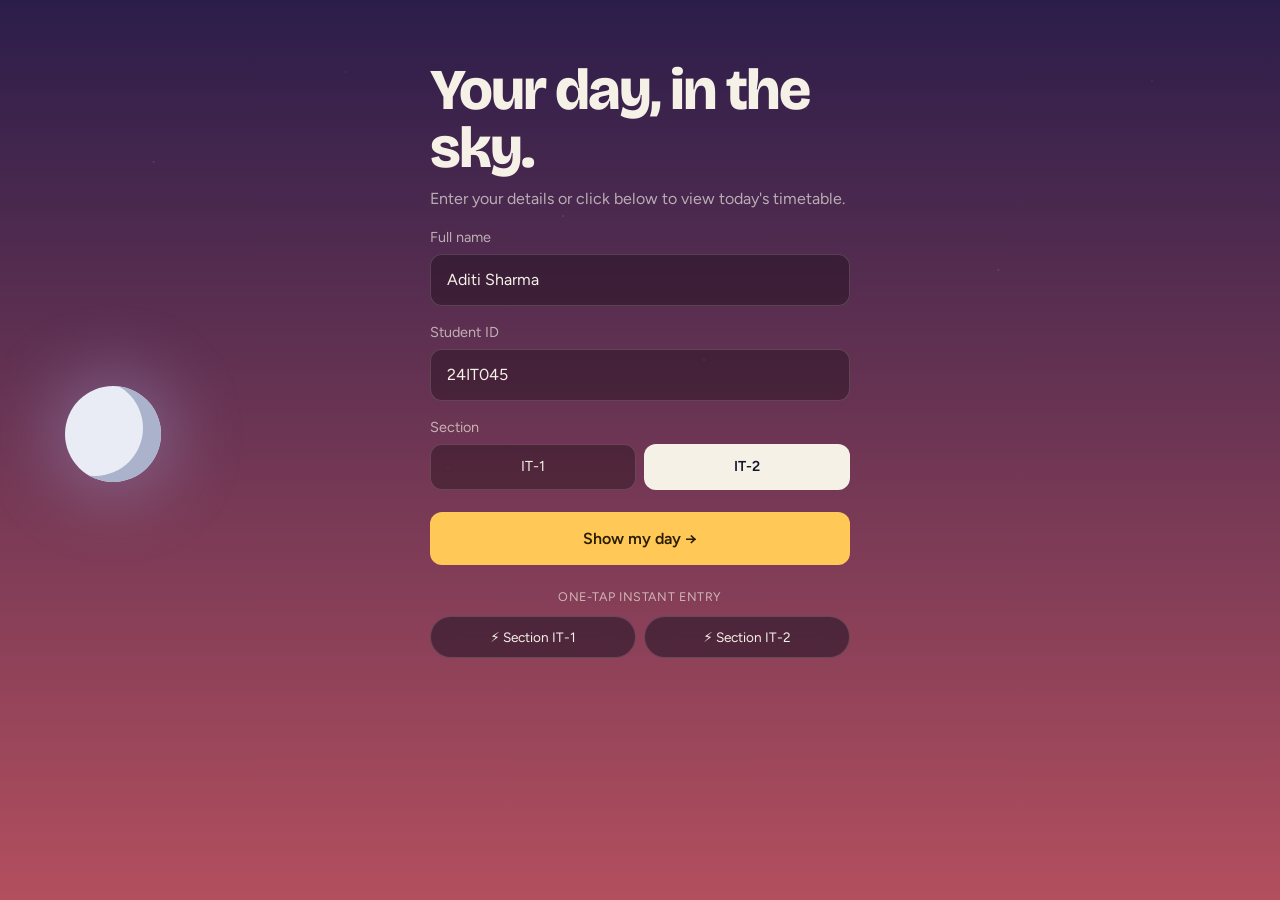
<file: index.html>
<!DOCTYPE html>
<html lang="en">
<head>
<meta charset="UTF-8">
<meta name="viewport" content="width=device-width, initial-scale=1, viewport-fit=cover">
<title>IT 2nd Year · NextGen Hub</title>
<link rel="preconnect" href="https://fonts.googleapis.com">
<link rel="preconnect" href="https://fonts.gstatic.com" crossorigin>
<link href="https://fonts.googleapis.com/css2?family=Bricolage+Grotesque:opsz,wght@12..96,500;12..96,800&family=Figtree:wght@400;500;600&display=swap" rel="stylesheet">
<style>
:root{--ink:#f6f1e7;--dim:rgba(246,241,231,.66);--glass:rgba(8,10,28,.46);--line:rgba(246,241,231,.16);--amber:#ffc857;--bad:#ff8a8a;color-scheme:dark;box-sizing:border-box;padding-top:env(safe-area-inset-top,0px);padding-bottom:env(safe-area-inset-bottom,0px)}
*,*::before,*::after{box-sizing:inherit}
html{scroll-padding-top:env(safe-area-inset-top,0px);background:#0b1026}
body{margin:0;min-height:100vh;font:400 1rem/1.5 Figtree,system-ui,sans-serif;color:var(--ink);overflow-x:hidden}
button,input,textarea{font:inherit;color:inherit}
button{cursor:pointer}
:focus-visible{outline:2px solid var(--amber);outline-offset:2px}
[hidden]{display:none!important}
.sky{position:fixed;inset:0;z-index:-1;overflow:hidden}
.sky::after{content:"";position:absolute;inset:0;opacity:var(--stars,0);background:
radial-gradient(1.5px 1.5px at 12% 18%,#fff,transparent),radial-gradient(1px 1px at 27% 8%,#fff,transparent),radial-gradient(1.5px 1.5px at 44% 24%,#fff,transparent),radial-gradient(1px 1px at 63% 12%,#fff,transparent),radial-gradient(1.5px 1.5px at 78% 30%,#fff,transparent),radial-gradient(1px 1px at 90% 9%,#fff,transparent),radial-gradient(1px 1px at 8% 46%,#fff,transparent),radial-gradient(1.5px 1.5px at 55% 40%,#fff,transparent),radial-gradient(1px 1px at 35% 52%,#fff,transparent)}
.orb{position:absolute;width:150px;height:150px;border-radius:50%;transform:translate(-50%,0);transition:left 1s,top 1s}
.orb.sun{background:radial-gradient(circle,#fff3c4 0 28%,#ffc857 48%,rgba(255,200,87,.35) 62%,transparent 72%)}
.orb.moon{width:96px;height:96px;background:#e9ecf5;box-shadow:inset -18px -6px 0 0 #aab2cc,0 0 70px 14px rgba(180,195,255,.3)}
.top{display:flex;justify-content:space-between;align-items:center;padding:1rem clamp(1rem,5vw,2.5rem)}
.who{font-weight:600}.who small{display:block;font-weight:400;color:var(--dim)}
.ghost{background:var(--glass);border:1px solid var(--line);border-radius:99px;padding:.45rem 1rem;backdrop-filter:blur(12px)}
main{max-width:860px;margin:0 auto;padding:0 clamp(1rem,5vw,2rem) 8rem}
.big{font:800 clamp(2.3rem,8vw,5.2rem)/.98 "Bricolage Grotesque",sans-serif;letter-spacing:-.035em;margin:.3rem 0 .8rem;text-shadow:0 2px 24px rgba(0,0,0,.35)}
.hero{padding:min(22vh,9rem) 0 2rem;text-shadow:0 1px 12px rgba(0,0,0,.4)}
.hero .when{color:var(--dim);font-weight:500}
.hero .sub{font-size:1.1rem;color:var(--ink)}
.bar{height:6px;border-radius:9px;background:var(--line);margin-top:1.2rem;overflow:hidden;max-width:420px}
.bar i{display:block;height:100%;background:var(--amber);border-radius:9px}
.strip{display:flex;gap:.5rem;overflow-x:auto;padding:.3rem 0 1rem;scrollbar-width:none}
.strip::-webkit-scrollbar{display:none}
.chip{flex:none;background:var(--glass);border:1px solid var(--line);border-radius:99px;padding:.5rem 1rem;backdrop-filter:blur(12px);color:var(--dim)}
.chip[aria-pressed=true]{background:var(--ink);color:#12142b;font-weight:600;border-color:var(--ink)}
.chip.today::after{content:"";display:inline-block;width:6px;height:6px;border-radius:50%;background:var(--amber);margin-left:.45rem;vertical-align:middle}
h2.dayh{font:500 1.1rem "Bricolage Grotesque",sans-serif;margin:1.6rem 0 .6rem;color:var(--dim)}
.row{display:grid;grid-template-columns:7.5rem 1fr;gap:1rem;margin-bottom:.75rem;align-items:stretch}
.row time{color:var(--dim);font-size:.9rem;padding-top:1rem;text-align:right}
.card{background:var(--glass);border:1px solid var(--line);border-left:5px solid var(--c);border-radius:14px;padding:.9rem 1.1rem;backdrop-filter:blur(14px)}
.card b{font-weight:600;display:block}
.card span{color:var(--dim);font-size:.9rem}
.card em{font-style:normal;float:right;margin-left:.8rem;font-weight:600;color:var(--c)}
.row.done{opacity:.45}
.row.live .card{box-shadow:0 0 0 1px var(--c),0 0 36px -4px var(--c);background:rgba(8,10,28,.68)}
.empty{color:var(--dim);padding:2rem 0}
.panel{background:var(--glass);border:1px solid var(--line);border-radius:18px;padding:1.2rem;backdrop-filter:blur(14px)}
.chat{display:flex;flex-direction:column;gap:.7rem;padding:7rem 0 1rem}
.msg{max-width:86%;padding:.7rem 1rem;border-radius:16px;white-space:pre-wrap;background:var(--glass);border:1px solid var(--line);backdrop-filter:blur(14px)}
.msg.me{align-self:flex-end;background:var(--ink);color:#12142b;border-color:var(--ink)}
.ask{display:flex;gap:.5rem;margin-top:.5rem}
.in{width:100%;background:rgba(0,0,0,.3);border:1px solid var(--line);border-radius:12px;padding:.8rem 1rem}
.go{background:var(--amber);color:#2a1d00;border:0;border-radius:12px;padding:.7rem 1.2rem;font-weight:600}
.next{padding:min(20vh,7rem) 0 1.5rem}
.hrow{display:flex;gap:1rem;align-items:center;padding:.8rem 0;border-bottom:1px solid var(--line)}
.hrow.past{opacity:.4;text-decoration:line-through}
.hrow>span:first-child{font-size:1.6rem}.hrow div{flex:1}.hrow small{display:block;color:var(--dim)}
.notes{display:grid;gap:.8rem;margin-top:1rem}
@media(min-width:640px){.notes{grid-template-columns:1fr 1fr}}
.note{display:flex;flex-direction:column;justify-content:space-between;gap:1rem;white-space:pre-wrap}
.note small{color:var(--dim)}
.del{background:none;border:1px solid var(--line);border-radius:8px;color:var(--bad);padding:.2rem .6rem;float:right}
.auth{min-height:80vh;display:grid;place-items:center;padding:1rem}
.auth form{width:min(420px,100%)}
.auth h1{font:800 clamp(2.4rem,9vw,3.6rem)/1 "Bricolage Grotesque",sans-serif;letter-spacing:-.035em;margin:0 0 .6rem}
.auth label{display:block;margin:1rem 0 .35rem;color:var(--dim);font-size:.9rem}
.seg{display:flex;gap:.5rem}
.seg label{flex:1;margin:0;text-align:center;padding:.7rem;border:1px solid var(--line);border-radius:12px;background:rgba(0,0,0,.3);cursor:pointer;color:var(--ink)}
.seg input{position:absolute;opacity:0}
.seg label:has(input:checked){background:var(--ink);color:#12142b;font-weight:600}
.seg label:has(input:focus-visible){outline:2px solid var(--amber)}
.err{color:var(--bad);margin:.6rem 0 0}
.auth .go{width:100%;margin-top:1.4rem;padding:.9rem}
.dock{position:fixed;left:50%;bottom:calc(14px + env(safe-area-inset-bottom,0px));transform:translateX(-50%);display:flex;gap:.2rem;padding:.35rem;background:rgba(8,10,28,.72);border:1px solid var(--line);border-radius:99px;backdrop-filter:blur(18px);z-index:5}
.dock button{background:none;border:0;border-radius:99px;padding:.6rem 1.05rem;color:var(--dim)}
.dock button[aria-current=page]{background:var(--ink);color:#12142b;font-weight:600}
.toast{position:fixed;top:calc(16px + env(safe-area-inset-top,0px));left:50%;transform:translate(-50%,-90px);background:var(--ink);color:#12142b;padding:.6rem 1.1rem;border-radius:99px;font-weight:600;transition:transform .3s;z-index:9}
.toast.on{transform:translate(-50%,0)}
@media(max-width:520px){.row{grid-template-columns:1fr;gap:.2rem}.row time{text-align:left;padding:0}}
@media(prefers-reduced-motion:reduce){.orb,.toast{transition:none}}

/* ---- attendance styles (Date-specific calendar & Subject-level) ---- */
.att-hero{padding:min(18vh,6rem) 0 1.2rem}
.att-summary{display:grid;grid-template-columns:repeat(auto-fit,minmax(180px,1fr));gap:.8rem;margin:1rem 0 1.2rem}
.att-stat{background:rgba(0,0,0,.25);border:1px solid var(--line);border-radius:14px;padding:.9rem 1.1rem}
.att-stat small{display:block;color:var(--dim);font-size:.8rem;margin-bottom:.2rem}
.att-stat b{font:800 1.6rem "Bricolage Grotesque",sans-serif;color:var(--ink)}
.att-stat.good b{color:#4ade80}
.att-stat.warn b{color:var(--bad)}

.att-mode-toggle{display:inline-flex;gap:.35rem;background:rgba(0,0,0,.35);padding:.3rem;border-radius:99px;border:1px solid var(--line);margin-bottom:1.2rem}
.att-mode-btn{background:none;border:0;border-radius:99px;padding:.45rem 1.15rem;color:var(--dim);font-size:.88rem;font-weight:500;cursor:pointer;transition:all .2s}
.att-mode-btn.active{background:var(--ink);color:#12142b;font-weight:600}

/* Calendar Date Selector Bar */
.att-date-bar{display:flex;align-items:center;justify-content:space-between;gap:.8rem;background:var(--glass);border:1px solid var(--line);border-radius:16px;padding:.75rem 1.1rem;margin-bottom:1.5rem;backdrop-filter:blur(14px);flex-wrap:wrap}
.att-date-nav{display:flex;align-items:center;gap:.6rem}
.btn-date-step{background:rgba(255,255,255,.06);border:1px solid var(--line);color:var(--ink);width:34px;height:34px;border-radius:50%;display:flex;align-items:center;justify-content:center;cursor:pointer;font-size:1.1rem;transition:all .15s}
.btn-date-step:hover{background:rgba(255,255,255,.15);border-color:var(--ink)}
.att-date-display{display:flex;align-items:center;gap:.5rem;position:relative}
.att-date-input{position:absolute;opacity:0;pointer-events:none;width:0;height:0}
.att-date-label{font-size:1.05rem;font-weight:600;color:var(--ink);cursor:pointer;display:inline-flex;align-items:center;gap:.4rem}
.att-date-label:hover{color:var(--amber)}
.att-holiday-tag{font-size:.78rem;padding:.2rem .55rem;background:rgba(255,200,87,.15);color:var(--amber);border:1px solid rgba(255,200,87,.3);border-radius:6px}

.att-card{display:flex;justify-content:space-between;align-items:center;gap:1.25rem;flex-wrap:wrap;padding:1.15rem 1.3rem;position:relative;margin-bottom:1rem;background:var(--glass);border:1px solid var(--line);border-radius:16px;backdrop-filter:blur(14px);transition:border-color .2s,box-shadow .2s}
.att-card.marked-p{border-color:rgba(74,222,128,.4);box-shadow:0 0 20px -6px rgba(74,222,128,.15)}
.att-card.marked-a{border-color:rgba(255,138,138,.4);box-shadow:0 0 20px -6px rgba(255,138,138,.15)}

.att-info{flex:1;min-width:240px}
.att-meta{font-size:.82rem;color:var(--dim);margin-bottom:.25rem;display:flex;align-items:center;gap:.6rem;flex-wrap:wrap}
.att-meta span{color:var(--amber);font-weight:600}
.att-name-row{display:flex;align-items:center;gap:.6rem;flex-wrap:wrap;margin-bottom:.35rem}
.att-title{font-size:1.15rem;font-weight:600;color:var(--ink)}
.att-badge{font-size:.75rem;padding:.2rem .65rem;border-radius:99px;font-weight:600;font-family:inherit}
.att-badge.safe{background:rgba(74,222,128,.15);color:#4ade80;border:1px solid rgba(74,222,128,.3)}
.att-badge.short{background:rgba(255,138,138,.15);color:var(--bad);border:1px solid rgba(255,138,138,.3)}
.att-badge.neutral{background:rgba(246,241,231,.1);color:var(--dim);border:1px solid var(--line)}

.att-status-badge{font-size:.72rem;font-weight:700;padding:.18rem .55rem;border-radius:6px;letter-spacing:.03em;text-transform:uppercase}
.att-status-badge.p{background:#4ade80;color:#0b1026}
.att-status-badge.a{background:var(--bad);color:#0b1026}

.att-counts{font-size:.9rem;color:var(--dim);margin-bottom:.5rem}
.att-counts b{color:var(--ink);font-weight:600}

.att-bar-shell{position:relative;height:8px;background:rgba(255,255,255,.08);border-radius:99px;overflow:hidden;margin:.5rem 0}
.att-bar-fill{height:100%;border-radius:99px;transition:width .4s ease}
.att-bar-fill.safe{background:#4ade80}
.att-bar-fill.short{background:var(--bad)}
.att-target-line{position:absolute;left:75%;top:0;bottom:0;width:2px;background:var(--amber);opacity:.85;z-index:2}

.att-advice{font-size:.85rem;font-weight:500;margin-top:.45rem;display:flex;align-items:center;gap:.4rem}
.att-advice.safe{color:#4ade80}
.att-advice.short{color:var(--bad)}
.att-advice.neutral{color:var(--dim)}

.att-actions{display:flex;align-items:center;gap:.5rem;flex-wrap:wrap}
.btn-att{border:0;padding:.6rem 1.05rem;border-radius:12px;font-weight:600;font-size:.9rem;display:inline-flex;align-items:center;gap:.35rem;transition:all .15s;cursor:pointer}
.btn-att:hover{transform:translateY(-1px)}
.btn-att:active{transform:translateY(0)}

/* Present button states */
.btn-pres{background:rgba(74,222,128,.15);color:#4ade80;border:1px solid rgba(74,222,128,.35)}
.btn-pres:hover{background:rgba(74,222,128,.25)}
.btn-pres.active{background:#4ade80;color:#0b1026;box-shadow:0 0 16px rgba(74,222,128,.4);font-weight:700}

/* Absent button states */
.btn-abs{background:rgba(255,138,138,.15);color:var(--bad);border:1px solid rgba(255,138,138,.35)}
.btn-abs:hover{background:rgba(255,138,138,.25)}
.btn-abs.active{background:var(--bad);color:#0b1026;box-shadow:0 0 16px rgba(255,138,138,.4);font-weight:700}

.btn-sub-opt{background:none;border:1px solid var(--line);border-radius:8px;color:var(--dim);padding:.35rem .65rem;font-size:.8rem;cursor:pointer;transition:all .15s}
.btn-sub-opt:hover{color:var(--ink);border-color:var(--dim)}
.btn-sub-del{color:var(--bad);border-color:rgba(255,138,138,.3)}
.btn-sub-del:hover{background:rgba(255,138,138,.1)}

.att-add-box{margin:1.5rem 0;display:flex;gap:.5rem;flex-wrap:wrap}
.att-add-box input{flex:1;min-width:220px}

@media(max-width:600px){
  .att-card{flex-direction:column;align-items:stretch}
  .att-actions{justify-content:space-between;width:100%;margin-top:.5rem;padding-top:.7rem;border-top:1px solid var(--line)}
  .btn-att{flex:1;justify-content:center}
}
</style>
</head>
<body>
<div class="sky" id="sky"><i class="orb sun" id="orb"></i></div>

<div class="auth" id="auth">
  <form id="login">
    <h1>Your day, in the sky.</h1>
    <p style="color:var(--dim);margin:0 0 1rem">Enter your details or click below to view today's timetable.</p>
    
    <label for="nm">Full name</label>
    <input class="in" id="nm" autocomplete="name" value="Aditi Sharma" placeholder="Aditi Sharma">
    
    <label for="sid">Student ID</label>
    <input class="in" id="sid" autocomplete="off" value="24IT045" placeholder="24IT045">
    
    <label>Section</label>
    <div class="seg">
      <label><input type="radio" name="sec" value="1">IT-1</label>
      <label><input type="radio" name="sec" value="2" checked>IT-2</label>
    </div>
    
    <p class="err" id="err" hidden>Please provide your name and student ID.</p>
    
    <button class="go" type="submit" id="btn-show-day" style="width:100%;margin-top:1.4rem;padding:.9rem">Show my day →</button>

    <div style="margin-top:1.2rem;text-align:center">
      <span style="font-size:.78rem;color:var(--dim);text-transform:uppercase;letter-spacing:.05em">One-Tap Instant Entry</span>
      <div style="display:flex;gap:.5rem;margin-top:.5rem">
        <button type="button" class="ghost" style="flex:1;font-size:.85rem;padding:.6rem" onclick="quickLogin('1')">⚡ Section IT-1</button>
        <button type="button" class="ghost" style="flex:1;font-size:.85rem;padding:.6rem" onclick="quickLogin('2')">⚡ Section IT-2</button>
      </div>
    </div>
  </form>
</div>

<div id="app" hidden>
  <header class="top"><div class="who" id="who"></div><button class="ghost" id="out">Sign out</button></header>
  <main>
    <section id="v-day">
      <div class="hero" id="hero"></div>
      <div class="strip" id="strip" role="group" aria-label="Pick a day"></div>
      <div id="tl"></div>
    </section>
    <section id="v-att" hidden>
      <div class="att-hero">
        <div class="when" style="color:var(--dim)">Timetable Attendance & 75% Goal Tracker</div>
        <h1 class="big">Attendance</h1>
        <p class="sub">Mark attendance as Present or Absent for every timetable class session or manage records by subject.</p>
        
        <div class="att-summary" id="att-summary"></div>

        <div style="display:flex;justify-content:space-between;align-items:center;flex-wrap:wrap;gap:1rem;margin-bottom:1rem">
          <div class="att-mode-toggle" id="att-mode-toggle" role="tablist">
            <button class="att-mode-btn active" data-mode="day" role="tab">📅 By Day & Date</button>
            <button class="att-mode-btn" data-mode="subject" role="tab">📚 By Subject</button>
          </div>
          <span style="font-size:.82rem;color:var(--dim)">Instant calculation for 75% target</span>
        </div>

        <!-- Date Navigator Bar for By Day Mode -->
        <div class="att-date-bar" id="att-date-bar">
          <div class="att-date-nav">
            <button class="btn-date-step" id="att-prev-day" title="Previous Day">‹</button>
            <div class="att-date-display">
              <input type="date" id="att-date-picker" class="att-date-input">
              <span class="att-date-label" id="att-date-label" title="Click to pick calendar date">
                📅 <span id="att-date-text">Loading date...</span>
              </span>
            </div>
            <button class="btn-date-step" id="att-next-day" title="Next Day">›</button>
          </div>
          <div style="display:flex;align-items:center;gap:.5rem">
            <span id="att-day-holiday-info"></span>
            <button class="chip today" id="att-jump-today">Today</button>
          </div>
        </div>
      </div>

      <div id="att-content-view"></div>

      <div id="att-subject-tools" hidden>
        <div class="panel" style="margin:1.5rem 0">
          <label for="new-sub-name" style="display:block;color:var(--dim);font-size:.85rem;margin-bottom:.5rem">Add Additional Subject / Lab</label>
          <form class="att-add-box" id="add-sub-form">
            <input class="in" id="new-sub-name" placeholder="Subject name (e.g. Web Development, Elective Lab)..." autocomplete="off" aria-label="Subject name">
            <button class="go" type="submit">+ Add subject</button>
          </form>
        </div>
      </div>
    </section>
    <section id="v-ask" hidden>
      <div class="chat" id="log"><div class="msg">Ask me about any day's classes, who teaches a subject, where a class is, or the next holiday.</div></div>
      <div class="strip" id="sugg"></div>
      <form class="ask" id="askf"><input class="in" id="q" placeholder="Try: What's on Wednesday?" aria-label="Your question"><button class="go">Ask</button></form>
    </section>
    <section id="v-brk" hidden>
      <div class="next" id="nextbrk"></div>
      <div id="hol"></div>
    </section>
    <section id="v-notes" hidden>
      <div class="panel" style="margin-top:7rem">
        <label for="nt" style="display:block;color:var(--dim);margin-bottom:.5rem">New note</label>
        <textarea class="in" id="nt" rows="3" placeholder="A reminder, a formula, a to-do"></textarea>
        <p class="err" id="nerr" hidden>Write something before saving.</p>
        <div style="text-align:right;margin-top:.8rem"><button class="go" id="save">Save note</button></div>
      </div>
      <p style="color:var(--dim);font-size:.9rem">Notes are saved on this device only.</p>
      <div class="notes" id="notes"></div>
    </section>
  </main>
  <nav class="dock" id="dock" aria-label="Sections">
    <button data-v="day" aria-current="page">Day</button><button data-v="att">Attendance</button><button data-v="ask">Ask</button><button data-v="brk">Breaks</button><button data-v="notes">Notes</button>
  </nav>
</div>
<div class="toast" id="toast" role="status"></div>

<script>
const J="Mr. Sanjay Joshi",G="Dr. Govind Singh Kushwaha",A="Dr. Ashok Kumar",K="Prof. Arun Kumar",M="Mr. Jalaj Sharma",P="Dr. Shri Prakash Dwivedi";
const DSA="Data Structures and Algorithms",ETC="Effective Technical Communication",FIT="Foundations of Information Technology",DE="Digital Electronics",PS="Probability and Statistics",FLA="Formal Languages and Automata Theory";
const R="IT-202",PG="IT 202 / Golakota",CE="Comp Engg. Dept.";
// [day(1=Mon), start, end, subject, professor, venue, sections]
const RAW=[
[1,"11:00","12:00",DSA,J,R,"12"],[1,"12:00","13:00",ETC,G,R,"12"],[1,"15:00","16:00",FIT,A,R,"12"],
[2,"10:00","11:00",DSA,J,R,"12"],[2,"11:00","13:00",DE+" (Tutorial/Practical)",M,CE,"2"],[2,"14:00","15:00",PS+" (Tutorial)",K,PG,"1"],[2,"15:00","16:00",PS+" (Tutorial)",K,PG,"2"],[2,"16:00","17:00",FLA,P,R,"12"],
[3,"10:00","11:00",PS,K,PG,"12"],[3,"11:00","12:00",DE,M,R,"12"],[3,"12:00","13:00",FIT,A,R,"12"],[3,"15:00","17:00",DSA+" (Practical)",J,"IT-203","1"],[3,"15:00","17:00",FIT+" (Practical)",A,"IT-204","2"],
[4,"10:00","11:00",DSA,J,R,"12"],[4,"11:00","12:00",ETC,G,R,"12"],[4,"12:00","13:00",DE,M,R,"12"],[4,"15:00","17:00",DSA+" (Practical)",J,"IT-203","2"],
[5,"10:00","11:00",PS,K,PG,"12"],[5,"11:00","12:00",ETC,G,R,"12"],[5,"12:00","13:00",DE,M,R,"12"],[5,"15:00","17:00",DE+" (Practical)",M,CE,"1"],
[6,"09:00","11:00",FIT+" (Practical)",A,"IT-204","1"],[6,"11:00","12:00",FLA,P,R,"12"],[6,"12:00","13:00",PS,K,PG,"12"],[6,"14:00","18:00","NSS/NCC","","IT Complex","12"]
].map(r=>({d:r[0],s:tm(r[1]),e:tm(r[2]),sub:r[3],prof:r[4],ven:r[5],sec:r[6]}));
const HT={G:"Gazetted holiday",U:"University holiday",N:"National holiday"};
const HOL=[["2026-01-26","Republic Day","N","🇮🇳"],["2026-02-15","Mahashivratri","G","🔱"],["2026-03-03","Holika Dahan","G","🔥"],["2026-03-04","Holi","G","🎨"],["2026-03-19","Chetchand","G","🌊"],["2026-03-21","Eid-ul-Fitr","G","🌙"],["2026-03-26","Ram Navmi","G","🏹"],["2026-03-31","Mahavir Jayanti","G","🕊️"],["2026-04-03","Good Friday","G","⛪"],["2026-04-13","Approved by B.O.M.","U","🏛️"],["2026-04-14","Dr. Bheemrao Ambedkar B.day","G","📜"],["2026-05-01","Budh Purnima","G","☸️"],["2026-05-27","Eid-Ul-Zuha (Bakar-Eid)","G","🐑"],["2026-06-26","Moharram","G","🏴"],["2026-07-16","Harela","U","🌿"],["2026-08-15","Independence Day","N","🇮🇳"],["2026-08-26","Eid-E-Milad / Milad-Un-Nabi Barawafat","G","✨"],["2026-08-28","Rakshabandhan","G","🧵"],["2026-09-04","Shri Krishna Janmastmi","G","🪈"],["2026-09-17","Vishwakarma Pooja","G","⚙️"],["2026-10-02","Mahatma Gandhi Jayanti","N","🕊️"],["2026-10-20","Dushehra (Vidyadashmi)","G","🏹"],["2026-10-25","Maharishi Balmiki Jayanti","G","🪔"],["2026-11-07","Deepawali (Narak Chaturdashi)","G","🪔"],["2026-11-08","Deepawali","G","🪔"],["2026-11-10","Deepawali (Govardhan Pooja)","G","🐄"],["2026-11-11","Bhaijoo","G","👫"],["2026-11-20","Eigas-Bagwal","U","🪔"],["2026-11-24","Guru Nanak Jayanti / Guru Teghabadur Shahid Diwas","G","🪯"],["2026-12-25","Christmas Day","G","🎄"]]
.map(h=>({date:new Date(h[0]+"T00:00:00"),name:h[1],type:HT[h[2]],em:h[3]}));
const DAYS=["Sunday","Monday","Tuesday","Wednesday","Thursday","Friday","Saturday"];
const $=id=>document.getElementById(id);

/* ---- Global State Variables Declared at the Top ---- */
let user={name:"Aditi Sharma",id:"24IT045",sec:"2"},notes={},sel=1,view="day",attendance={},sessionMarks={},attViewMode="day",attSelectedDate=new Date();

function tm(s){const[a,b]=s.split(":");return +a*60+ +b}
function fmt(m){let h=Math.floor(m/60);const ap=h>=12?"PM":"AM";h=h%12||12;return h+":"+String(m%60).padStart(2,"0")+" "+ap}
function hue(s){const b=s.replace(/ \(.*\)/,"");let h=0;for(const c of b)h=(h*31+c.charCodeAt(0))%360;return h}
const mine=()=>RAW.filter(c=>c.sec.includes(user.sec)).sort((a,b)=>a.s-b.s);
const dayList=d=>mine().filter(c=>c.d===d);
function store(get,key,val){try{if(get)return JSON.parse(localStorage.getItem(key));localStorage.setItem(key,JSON.stringify(val))}catch(e){return null}}
function toast(t){const e=$("toast");e.textContent=t;e.classList.add("on");setTimeout(()=>e.classList.remove("on"),2200)}
const mins=m=>m>=60?Math.floor(m/60)+" hr"+(m%60?" "+m%60+" min":""):m+" min";
const dstr=d=>d.toLocaleDateString(undefined,{day:"numeric",month:"long",year:"numeric"});
const today0=()=>{const t=new Date();t.setHours(0,0,0,0);return t};

/* ---- sky ---- */
function paintSky(){
  const n=new Date(),t=n.getHours()+n.getMinutes()/60;
  const p=t<5||t>=20?["#070b1f","#1a2050",1]:t<8?["#2d2250","#b5605a",.25]:t<16?["#17456a","#3d86a0",0]:["#2b1d4a","#b34f5e",.15];
  $("sky").style.background=`linear-gradient(180deg,${p[0]},${p[1]})`;$("sky").style.setProperty("--stars",p[2]);
  document.documentElement.style.background=p[0];
  const o=$("orb"),day=t>=6&&t<18,q=day?(t-6)/12:((t<6?t+24:t)-18)/12;
  o.className="orb "+(day?"sun":"moon");
  o.style.left=(8+q*84)+"%";o.style.top=(6+(1-Math.sin(Math.PI*q))*38)+"vh";
}

/* ---- day view ---- */
function hero(){
  const n=new Date(),nm=n.getHours()*60+n.getMinutes(),d=n.getDay(),list=dayList(d);
  const live=list.find(c=>nm>=c.s&&nm<c.e),nx=list.find(c=>c.s>nm);
  const clock=n.toLocaleDateString(undefined,{weekday:"long",day:"numeric",month:"long"})+", "+n.toLocaleTimeString(undefined,{hour:"numeric",minute:"2-digit",second:"2-digit"});
  let h=`<div class="when">${clock}</div>`;
  if(live){const pr=Math.round((nm-live.s)/(live.e-live.s)*100);
    h+=`<h1 class="big">${live.sub}</h1><div class="sub">${live.ven}${live.prof?" · "+live.prof:""}</div><div class="when" style="margin-top:.4rem">Ends at ${fmt(live.e)}, ${mins(live.e-nm)} left</div><div class="bar" role="progressbar" aria-valuenow="${pr}" aria-valuemin="0" aria-valuemax="100"><i style="width:${pr}%"></i></div>`;
  }else if(nx){
    h+=`<h1 class="big">${nx.sub}</h1><div class="sub">${nx.ven}${nx.prof?" · "+nx.prof:""}</div><div class="when" style="margin-top:.4rem">Starts at ${fmt(nx.s)}, in ${mins(nx.s-nm)}</div>`;
  }else{
    let t="";for(let i=1;i<=7;i++){const dd=(d+i)%7,l=dayList(dd);if(l.length){t=`Next class: ${DAYS[dd]} at ${fmt(l[0].s)}, ${l[0].sub}.`;break}}
    h+=`<h1 class="big">${list.length?"Done for today.":"No classes today."}</h1><div class="sub">${t}</div>`;
  }
  $("hero").innerHTML=h;
}
function strip(){
  const td=new Date().getDay();
  $("strip").innerHTML=["All",1,2,3,4,5,6].map(v=>`<button class="chip${v===td?" today":""}" data-d="${v}" aria-pressed="${v===sel}">${v==="All"?"Whole week":DAYS[v]}</button>`).join("");
}
function row(c,st){const col=`hsl(${hue(c.sub)} 75% 68%)`;
  return `<div class="row ${st}" style="--c:${col}"><time>${fmt(c.s)} – ${fmt(c.e)}</time><div class="card"><em>${c.ven}</em><b>${c.sub}</b><span>${c.prof||"All students"}</span></div></div>`}
function timeline(){
  const n=new Date(),nm=n.getHours()*60+n.getMinutes(),td=n.getDay();
  const ds=sel==="All"?[1,2,3,4,5,6]:[sel];let h="";
  ds.forEach(d=>{const l=dayList(d);
    if(sel==="All")h+=`<h2 class="dayh">${DAYS[d]}</h2>`;
    if(!l.length){h+=`<div class="empty">No classes on ${DAYS[d]}.</div>`;return}
    h+=l.map(c=>row(c,d===td?(nm>=c.e?"done":nm>=c.s?"live":""):"")).join("")});
  $("tl").innerHTML=h;
}

/* ---- ask ---- */
function say(who,t){const m=document.createElement("div");m.className="msg "+who;m.textContent=t;$("log").appendChild(m);m.scrollIntoView({block:"end",behavior:"smooth"})}
function bot(raw){
  const q=raw.toLowerCase(),has=(...w)=>w.some(x=>new RegExp("\\b"+x+"\\b").test(q)),first=user.name.split(" ")[0]||"there";
  let d=DAYS.findIndex(x=>q.includes(x.toLowerCase()));if(has("today"))d=new Date().getDay();
  if(d===0)return "Sunday has no classes. Enjoy the day off.";
  if(d>0){const l=dayList(d);return l.length?`${DAYS[d]} for IT-${user.sec}:\n`+l.map(c=>`• ${fmt(c.s)}–${fmt(c.e)}: ${c.sub} in ${c.ven}${c.prof?" ("+c.prof+")":""}`).join("\n"):`No classes on ${DAYS[d]}.`}
  if(has("holiday","holidays","break","breaks","vacation")){const t=today0(),h=HOL.find(x=>x.date>=t);if(!h)return "No more holidays are listed for 2026.";const n=Math.round((h.date-t)/864e5);return `Next up: ${h.em} ${h.name} on ${dstr(h.date)}, ${n?n+" day"+(n>1?"s":"")+" away":"today"}.`}
  const T=[[["data structures","dsa"],DSA,J],[["digital electronics","de"],DE,M],[["automata","formal languages","flat"],FLA,P],[["probability","statistics","stats"],PS,K],[["communication","etc"],ETC,G],[["fit","foundations"],FIT,A]];
  const hit=T.find(t=>t[0].some(k=>k.includes(" ")?q.includes(k):has(k)));
  if(has("who","professor","teacher","teaches","faculty")){if(hit)return `${hit[1]} is taught by ${hit[2]}.`;return "Faculty:\n"+T.map(t=>`• ${t[1]}: ${t[2]}`).join("\n")}
  if(has("venue","room","where","location")){if(hit){const v=[...new Set(mine().filter(c=>c.sub.startsWith(hit[1])).map(c=>c.ven))];return `${hit[1]} meets at ${v.join(" and ")}.`}return "Most lectures are in IT-202. Labs use IT-203, IT-204 or the Comp Engg. Dept."}
  if(has("section"))return `You're signed in to IT-${user.sec}.`;
  if(has("hi","hello","hey"))return `Hi ${first}! Ask me about a day's classes, a professor, a room or the next holiday.`;
  return "I can look up a day's classes, professors, rooms and holidays. Try: What's on Wednesday?";
}
function send(t){t=t.trim();if(!t)return;say("me",t);$("q").value="";setTimeout(()=>say("bot",bot(t)),200)}

/* ---- breaks ---- */
function breaks(){
  const t=today0();let nx=null,h="";
  HOL.forEach(x=>{const past=x.date<t;if(!past&&!nx)nx=x;
    h+=`<div class="hrow${past?" past":""}"><span>${x.em}</span><div>${x.name}<small>${dstr(x.date)} · ${x.type}</small></div></div>`});
  if(nx){const n=Math.round((nx.date-t)/864e5);$("nextbrk").innerHTML=`<div class="when" style="color:var(--dim)">Next break</div><h1 class="big">${nx.em} ${nx.name}</h1><div class="sub">${n?n+" day"+(n>1?"s":"")+" to go":"Today"} · ${dstr(nx.date)}</div>`}
  else $("nextbrk").innerHTML=`<h1 class="big">No more breaks in 2026.</h1>`;
  $("hol").innerHTML=h;
}

/* ---- notes ---- */
const myNotes=()=>notes[user.id]||(notes[user.id]=[]);
function renderNotes(){
  const l=myNotes(),box=$("notes");box.innerHTML="";
  if(!l.length){box.innerHTML='<p class="empty" style="grid-column:1/-1">No notes yet. Write your first one above.</p>';return}
  l.forEach(n=>{const c=document.createElement("div");c.className="panel note";
    const t=document.createElement("div");t.textContent=n.text;
    const f=document.createElement("small");f.textContent=n.at;
    const b=document.createElement("button");b.className="del";b.textContent="Delete";b.onclick=()=>{notes[user.id]=l.filter(x=>x.id!==n.id);store(0,"nx_notes",notes);renderNotes()};
    f.appendChild(b);c.append(t,f);box.appendChild(c)});
}

/* ---- shell & direct login ---- */
function go(v){view=v;["day","att","ask","brk","notes"].forEach(x=>$("v-"+x).hidden=x!==v);
  document.querySelectorAll("#dock button").forEach(b=>{if(b.dataset.v===v)b.setAttribute("aria-current","page");else b.removeAttribute("aria-current")});if(v==="att")renderAttendance();
  scrollTo(0,0)}

function quickLogin(secVal){
  const nameVal = $("nm") ? ($("nm").value.trim() || "Aditi Sharma") : "Aditi Sharma";
  const idVal = $("sid") ? ($("sid").value.trim() || "24IT045") : "24IT045";
  const sec = secVal || "2";
  const rad = document.querySelector(`input[name=sec][value="${sec}"]`);
  if(rad) rad.checked = true;
  user = { name: nameVal, id: idVal, sec: sec };
  store(0, "nx_user", user);
  enter(false);
}

function enter(auto){
  const authEl = $("auth");
  const appEl = $("app");
  if(authEl){ authEl.hidden = true; authEl.style.display = "none"; }
  if(appEl){ appEl.hidden = false; appEl.style.display = "block"; }

  const whoEl = $("who");
  if(whoEl){
    whoEl.innerHTML = "";
    const a = document.createElement("span");
    a.textContent = (user.name || "Student").split(" ")[0];
    const s = document.createElement("small");
    s.textContent = `IT-${user.sec || "2"} · ${user.id || "24IT045"}`;
    whoEl.append(a, s);
  }

  const d = new Date().getDay();
  sel = (d === 0) ? "All" : d;

  try { strip(); } catch(e){}
  try { timeline(); } catch(e){}
  try { hero(); } catch(e){}
  try { breaks(); } catch(e){}
  try { renderNotes(); } catch(e){}
  try { initAttendance(); } catch(e){}
  try { paintSky(); } catch(e){}
  try { go("day"); } catch(e){}

  if(!auto) toast("Signed in");
}

$("login").onsubmit = e => {
  e.preventDefault();
  const n = ($("nm") && $("nm").value.trim()) ? $("nm").value.trim() : "Aditi Sharma";
  const i = ($("sid") && $("sid").value.trim()) ? $("sid").value.trim() : "24IT045";
  const secRadio = document.querySelector("input[name=sec]:checked");
  const sec = secRadio ? secRadio.value : "2";

  if($("err")) $("err").hidden = true;
  user = { name: n, id: i, sec: sec };
  store(0, "nx_user", user);
  enter(false);
};

$("out").onclick=()=>{try{localStorage.removeItem("nx_user")}catch(e){}$("app").hidden=true;$("app").style.display="none";$("auth").hidden=false;$("auth").style.display="grid";$("login").reset()};
$("dock").onclick=e=>{const b=e.target.closest("button");if(b)go(b.dataset.v)};
$("strip").onclick=e=>{const b=e.target.closest("button");if(!b)return;sel=b.dataset.d==="All"?"All":+b.dataset.d;strip();timeline()};
$("askf").onsubmit=e=>{e.preventDefault();send($("q").value)};
$("sugg").innerHTML=["Monday schedule","Who teaches Data Structures?","Next holiday","Where is Probability?"].map(t=>`<button class="chip" data-q="${t}">${t}</button>`).join("");
$("sugg").onclick=e=>{const b=e.target.closest("button");if(b)send(b.dataset.q)};
$("save").onclick=()=>{const v=$("nt").value.trim();if(!v){$("nerr").hidden=false;return}$("nerr").hidden=true;
  myNotes().unshift({id:Date.now(),text:v,at:new Date().toLocaleString()});store(0,"nx_notes",notes);$("nt").value="";renderNotes();toast("Note saved")};

/* ---- Attendance Engine (Date-Specific Records & Subject Tracker) ---- */
const defaultSubs = [
  "Data Structures and Algorithms",
  "Effective Technical Communication",
  "Foundations of Information Technology",
  "Digital Electronics",
  "Probability and Statistics",
  "Formal Languages and Automata Theory",
  "NSS/NCC"
];

function formatDateKey(d){
  const y = d.getFullYear();
  const m = String(d.getMonth() + 1).padStart(2, '0');
  const day = String(d.getDate()).padStart(2, '0');
  return `${y}-${m}-${day}`;
}

function myAtt(){
  if(!attendance[user.id]){
    const secSubs = [...new Set(mine().map(c => c.sub.replace(/ \(Practical\)|\(Tutorial\/Practical\)|\(Tutorial\)/, "").trim()))];
    const initialList = secSubs.length ? secSubs : defaultSubs;
    attendance[user.id] = initialList.map(name => ({
      id: "sub_" + Math.random().toString(36).substr(2, 9),
      name: name,
      attended: 0,
      total: 0
    }));
  }
  return attendance[user.id];
}

function mySessions(){
  if(!sessionMarks[user.id]) sessionMarks[user.id] = {};
  return sessionMarks[user.id];
}

function initAttendance(){
  attendance = store(1, "nx_attendance") || {};
  sessionMarks = store(1, "nx_sessions") || {};
  attSelectedDate = new Date();
  myAtt();
}

function saveAttendance(shouldRender = true){
  store(0, "nx_attendance", attendance);
  store(0, "nx_sessions", sessionMarks);
  if(shouldRender) renderAttendance();
}

function getSubjectRecord(subName){
  const list = myAtt();
  const cleanName = subName.replace(/ \(Practical\)|\(Tutorial\/Practical\)|\(Tutorial\)/, "").trim();
  let found = list.find(s => s.name.toLowerCase() === subName.toLowerCase() || s.name.toLowerCase() === cleanName.toLowerCase());
  if(!found){
    found = {
      id: "sub_" + Math.random().toString(36).substr(2, 9),
      name: subName,
      attended: 0,
      total: 0
    };
    list.push(found);
    store(0, "nx_attendance", attendance);
  }
  return found;
}

function calcTarget(a, t){
  if(t === 0) return { pct: 0, needed: 0, canBunk: 0, state: "none" };
  const pct = (a / t) * 100;
  if(pct < 75){
    const needed = Math.max(0, 3 * t - 4 * a);
    return { pct, needed, canBunk: 0, state: "short" };
  } else {
    const canBunk = Math.floor((4 * a - 3 * t) / 3);
    return { pct, needed: 0, canBunk, state: "safe" };
  }
}

function renderDateNavigator(){
  const dateBar = $("att-date-bar");
  if(!dateBar) return;

  if(attViewMode === "subject"){
    dateBar.style.display = "none";
    return;
  }
  dateBar.style.display = "flex";

  const cur = attSelectedDate || new Date();
  const today = new Date();
  const isToday = cur.toDateString() === today.toDateString();

  const dateText = cur.toLocaleDateString(undefined, {
    weekday: 'short',
    month: 'short',
    day: 'numeric',
    year: 'numeric'
  }) + (isToday ? " (Today)" : "");

  const labelEl = $("att-date-text");
  if(labelEl) labelEl.textContent = dateText;

  const inputEl = $("att-date-picker");
  if(inputEl) inputEl.value = formatDateKey(cur);

  const curZero = new Date(cur); curZero.setHours(0,0,0,0);
  const hol = HOL.find(h => h.date.getTime() === curZero.getTime());
  const holSpan = $("att-day-holiday-info");
  if(holSpan){
    holSpan.innerHTML = hol ? `<span class="att-holiday-tag">${hol.em} ${hol.name}</span>` : "";
  }
}

function renderAttendance(){
  renderDateNavigator();
  const list = myAtt();
  const summaryBox = $("att-summary");
  const viewContainer = $("att-content-view");
  const subTools = $("att-subject-tools");
  if(!summaryBox || !viewContainer) return;

  document.querySelectorAll(".att-mode-btn").forEach(b => {
    b.classList.toggle("active", b.dataset.mode === attViewMode);
  });

  let totAtt = 0, totHeld = 0;
  list.forEach(s => { totAtt += s.attended; totHeld += s.total; });
  const overall = calcTarget(totAtt, totHeld);

  let overallHtml = `
    <div class="att-stat ${overall.state === 'safe' ? 'good' : overall.state === 'short' ? 'warn' : ''}">
      <small>Overall Attendance</small>
      <b>${totHeld ? overall.pct.toFixed(1) + '%' : '0.0%'}</b>
    </div>
    <div class="att-stat">
      <small>Total Class Sessions</small>
      <b>${totAtt} / ${totHeld} attended</b>
    </div>
  `;

  if(totHeld === 0){
    overallHtml += `
      <div class="att-stat">
        <small>75% Criteria Status</small>
        <span style="color:var(--dim);font-size:.95rem">Mark classes to begin</span>
      </div>
    `;
  } else if(overall.state === 'short'){
    overallHtml += `
      <div class="att-stat warn">
        <small>Needed for 75% Overall</small>
        <b>Attend next ${overall.needed} class${overall.needed > 1 ? 'es' : ''}</b>
      </div>
    `;
  } else {
    overallHtml += `
      <div class="att-stat good">
        <small>Safe to Miss (Overall)</small>
        <b>Can miss ${overall.canBunk} class${overall.canBunk > 1 ? 'es' : ''}</b>
      </div>
    `;
  }
  summaryBox.innerHTML = overallHtml;

  if(attViewMode === "day"){
    if(subTools) subTools.hidden = true;
    renderDayWiseView(viewContainer);
  } else {
    if(subTools) subTools.hidden = false;
    renderSubjectWiseView(viewContainer, list);
  }
}

function renderDayWiseView(container){
  container.innerHTML = "";
  const cur = attSelectedDate || new Date();
  const dayNum = cur.getDay();
  const dayName = DAYS[dayNum];
  const dateKey = formatDateKey(cur);
  const classesToday = dayList(dayNum);
  const sm = mySessions();

  const curZero = new Date(cur); curZero.setHours(0,0,0,0);
  const hol = HOL.find(h => h.date.getTime() === curZero.getTime());

  const headerDiv = document.createElement("div");
  headerDiv.style.margin = "0.2rem 0 1rem";
  headerDiv.innerHTML = `<h2 class="dayh" style="margin:0 0 .25rem">${dayName} Timetable Sessions (${classesToday.length})</h2>
  <span style="font-size:.85rem;color:var(--dim)">Showing scheduled classes for <b>${dateKey}</b>. Mark Present or Absent below.</span>`;
  container.appendChild(headerDiv);

  if(hol){
    container.innerHTML += `<div class="panel" style="text-align:center;padding:2.5rem 1rem;border-color:rgba(255,200,87,.3);margin-bottom:1rem">
      <div style="font-size:2rem;margin-bottom:.5rem">${hol.em}</div>
      <h3 style="margin:0 0 .3rem;color:var(--amber)">University Holiday: ${hol.name}</h3>
      <span style="color:var(--dim);font-size:.9rem">${hol.type} · No academic lectures scheduled</span>
    </div>`;
  }

  if(dayNum === 0){
    container.innerHTML += `<div class="panel empty" style="text-align:center;padding:3rem 1rem">Sunday is a weekend! No academic lectures scheduled.</div>`;
    return;
  }

  if(!classesToday.length && !hol){
    container.innerHTML += `<div class="panel empty" style="text-align:center;padding:3rem 1rem">No classes scheduled on ${dayName}.</div>`;
    return;
  }

  classesToday.forEach(cls => {
    const sub = getSubjectRecord(cls.sub);
    const sessionKey = `${dateKey}_${cls.s}_${cls.sub}`;
    const mark = sm[sessionKey];

    const card = document.createElement("div");
    card.className = "att-card" + (mark === "P" ? " marked-p" : mark === "A" ? " marked-a" : "");

    const stat = calcTarget(sub.attended, sub.total);
    const pctStr = sub.total ? stat.pct.toFixed(1) + "%" : "0.0%";

    let badgeClass = "neutral", badgeText = "No classes yet";
    let barClass = "safe";
    let adviceHtml = "";

    if(sub.total > 0){
      if(stat.state === "safe"){
        badgeClass = "safe";
        badgeText = pctStr;
        barClass = "safe";
        if(stat.canBunk > 0){
          adviceHtml = `<span class="att-advice safe">✅ Safe: You can miss next <b>${stat.canBunk}</b> class${stat.canBunk > 1 ? 'es' : ''} without dropping below 75%.</span>`;
        } else {
          adviceHtml = `<span class="att-advice safe">🎯 Exactly at 75%: Attend the next class to maintain criteria!</span>`;
        }
      } else {
        badgeClass = "short";
        badgeText = pctStr;
        barClass = "short";
        adviceHtml = `<span class="att-advice short">⚠️ Need to attend next <b>${stat.needed}</b> class${stat.needed > 1 ? 'es' : ''} consecutively to reach 75%.</span>`;
      }
    } else {
      adviceHtml = `<span class="att-advice neutral">No attendance recorded yet for this subject.</span>`;
    }

    const barWidth = sub.total ? Math.min(100, Math.round(stat.pct)) : 0;

    let statusBadge = "";
    if(mark === "P") statusBadge = `<span class="att-status-badge p">Present on ${dateKey}</span>`;
    else if(mark === "A") statusBadge = `<span class="att-status-badge a">Absent on ${dateKey}</span>`;

    card.innerHTML = `
      <div class="att-info">
        <div class="att-meta">
          <span>${fmt(cls.s)} – ${fmt(cls.e)}</span> • <em>${cls.ven}</em> ${cls.prof ? ' • ' + cls.prof : ''} ${statusBadge}
        </div>
        <div class="att-name-row">
          <span class="att-title">${cls.sub}</span>
          <span class="att-badge ${badgeClass}">${badgeText}</span>
        </div>
        <div class="att-counts">
          Subject Standing: <b>${sub.attended}</b> attended / <b>${sub.total}</b> held
        </div>
        <div class="att-bar-shell" title="75% marker indicated">
          <div class="att-target-line" title="75% minimum threshold"></div>
          <div class="att-bar-fill ${barClass}" style="width:${barWidth}%"></div>
        </div>
        ${adviceHtml}
      </div>

      <div class="att-actions">
        <button class="btn-att btn-pres ${mark === 'P' ? 'active' : ''}" data-action="session-mark" data-target-mark="P" data-session="${sessionKey}" data-subid="${sub.id}" data-name="${cls.sub}">
          ✓ Present
        </button>
        <button class="btn-att btn-abs ${mark === 'A' ? 'active' : ''}" data-action="session-mark" data-target-mark="A" data-session="${sessionKey}" data-subid="${sub.id}" data-name="${cls.sub}">
          ✕ Absent
        </button>
        <button class="btn-sub-opt" data-action="edit" data-id="${sub.id}" title="Edit counts">✎</button>
      </div>
    `;

    container.appendChild(card);
  });
}

function renderSubjectWiseView(container, list){
  container.innerHTML = "";
  const headerDiv = document.createElement("div");
  headerDiv.style.margin = "0.2rem 0 1rem";
  headerDiv.innerHTML = `<h2 class="dayh" style="margin:0 0 .25rem">Subject Attendance Summary (${list.length} courses)</h2>
  <span style="font-size:.85rem;color:var(--dim)">Track cumulative records across all calendar weeks. Edit past counts directly (✎ Edit) anytime.</span>`;
  container.appendChild(headerDiv);

  if(!list.length){
    container.innerHTML += '<p class="empty">No subjects found. Add a subject using the form below.</p>';
    return;
  }

  list.forEach(sub => {
    const card = document.createElement("div");
    card.className = "att-card";

    const stat = calcTarget(sub.attended, sub.total);
    const pctStr = sub.total ? stat.pct.toFixed(1) + "%" : "0.0%";

    let badgeClass = "neutral", badgeText = "No classes yet";
    let barClass = "safe";
    let adviceHtml = "";

    if(sub.total > 0){
      if(stat.state === "safe"){
        badgeClass = "safe";
        badgeText = pctStr;
        barClass = "safe";
        if(stat.canBunk > 0){
          adviceHtml = `<span class="att-advice safe">✅ Safe: You can miss next <b>${stat.canBunk}</b> class${stat.canBunk > 1 ? 'es' : ''} without dropping below 75%.</span>`;
        } else {
          adviceHtml = `<span class="att-advice safe">🎯 Exactly at 75%: Attend the next class to maintain criteria!</span>`;
        }
      } else {
        badgeClass = "short";
        badgeText = pctStr;
        barClass = "short";
        adviceHtml = `<span class="att-advice short">⚠️ Need to attend next <b>${stat.needed}</b> class${stat.needed > 1 ? 'es' : ''} consecutively to reach 75%.</span>`;
      }
    } else {
      adviceHtml = `<span class="att-advice neutral">No attendance recorded yet. Tap Present or Absent to log.</span>`;
    }

    const barWidth = sub.total ? Math.min(100, Math.round(stat.pct)) : 0;

    card.innerHTML = `
      <div class="att-info">
        <div class="att-name-row">
          <span class="att-title">${sub.name}</span>
          <span class="att-badge ${badgeClass}">${badgeText}</span>
        </div>
        <div class="att-counts">
          Classes: <b>${sub.attended}</b> attended / <b>${sub.total}</b> total held
        </div>
        <div class="att-bar-shell" title="75% marker indicated">
          <div class="att-target-line" title="75% minimum threshold"></div>
          <div class="att-bar-fill ${barClass}" style="width:${barWidth}%"></div>
        </div>
        ${adviceHtml}
      </div>

      <div class="att-actions">
        <button class="btn-att btn-pres" data-action="quick-add" data-type="P" data-id="${sub.id}" data-name="${sub.name}">
          + Present
        </button>
        <button class="btn-att btn-abs" data-action="quick-add" data-type="A" data-id="${sub.id}" data-name="${sub.name}">
          + Absent
        </button>
        <button class="btn-sub-opt" data-action="edit" data-id="${sub.id}" title="Manually update records">✎ Edit</button>
        <button class="btn-sub-opt btn-sub-del" data-action="del" data-id="${sub.id}" title="Remove subject">✕</button>
      </div>
    `;

    container.appendChild(card);
  });
}

function handleSessionMark(sessionKey, targetMark, subId, subName){
  const sm = mySessions();
  const list = myAtt();
  const sub = list.find(s => s.id === subId);
  if(!sub) return;

  const currentMark = sm[sessionKey];

  if(currentMark === targetMark){
    if(targetMark === "P"){
      sub.attended = Math.max(0, sub.attended - 1);
      sub.total = Math.max(0, sub.total - 1);
    } else if(targetMark === "A"){
      sub.total = Math.max(0, sub.total - 1);
    }
    delete sm[sessionKey];
    toast(`${subName}: Unmarked`);
  } else if(!currentMark){
    if(targetMark === "P"){
      sub.attended += 1;
      sub.total += 1;
      sm[sessionKey] = "P";
      toast(`${subName}: Marked Present ✓`);
    } else {
      sub.total += 1;
      sm[sessionKey] = "A";
      toast(`${subName}: Marked Absent ✕`);
    }
  } else {
    if(targetMark === "P"){
      sub.attended += 1;
      sm[sessionKey] = "P";
      toast(`${subName}: Changed to Present ✓`);
    } else {
      sub.attended = Math.max(0, sub.attended - 1);
      sm[sessionKey] = "A";
      toast(`${subName}: Changed to Absent ✕`);
    }
  }

  saveAttendance();
}

function handleAttAction(action, btn){
  const list = myAtt();
  const id = btn.dataset.id;
  const sub = list.find(s => s.id === id);
  if(!sub) return;
  const displayName = btn.dataset.name || sub.name;

  if(action === "quick-add"){
    const type = btn.dataset.type;
    if(type === "P"){
      sub.attended += 1;
      sub.total += 1;
      toast(`${displayName}: +1 Present`);
    } else {
      sub.total += 1;
      toast(`${displayName}: +1 Absent`);
    }
    saveAttendance();
  } else if(action === "edit"){
    const newA = prompt(`Enter attended classes for ${sub.name}:`, sub.attended);
    if(newA === null) return;
    const newT = prompt(`Enter total classes held for ${sub.name}:`, sub.total);
    if(newT === null) return;
    const numA = parseInt(newA, 10), numT = parseInt(newT, 10);
    if(isNaN(numA) || isNaN(numT) || numA < 0 || numT < numA){
      alert("Invalid: Total held classes must be greater than or equal to attended classes.");
      return;
    }
    sub.attended = numA;
    sub.total = numT;
    saveAttendance();
    toast(`Updated records for ${sub.name}`);
  } else if(action === "del"){
    if(confirm(`Remove ${sub.name} from attendance tracker?`)){
      attendance[user.id] = list.filter(s => s.id !== id);
      saveAttendance();
      toast(`Removed ${sub.name}`);
    }
  }
}

// Global click event delegation
document.addEventListener("click", e => {
  const modeBtn = e.target.closest(".att-mode-btn");
  if(modeBtn){
    attViewMode = modeBtn.dataset.mode;
    renderAttendance();
    return;
  }

  if(e.target.closest("#att-prev-day")){
    attSelectedDate.setDate(attSelectedDate.getDate() - 1);
    renderAttendance();
    return;
  }
  if(e.target.closest("#att-next-day")){
    attSelectedDate.setDate(attSelectedDate.getDate() + 1);
    renderAttendance();
    return;
  }
  if(e.target.closest("#att-jump-today")){
    attSelectedDate = new Date();
    renderAttendance();
    return;
  }

  const dateLabel = e.target.closest("#att-date-label");
  if(dateLabel){
    const inp = $("att-date-picker");
    if(inp && typeof inp.showPicker === "function"){
      try { inp.showPicker(); } catch(err){ inp.focus(); }
    } else if(inp){
      inp.focus();
    }
    return;
  }

  const sessionBtn = e.target.closest("[data-action='session-mark']");
  if(sessionBtn){
    const sKey = sessionBtn.dataset.session;
    const targetMark = sessionBtn.dataset.targetMark;
    const subId = sessionBtn.dataset.subid;
    const subName = sessionBtn.dataset.name;
    handleSessionMark(sKey, targetMark, subId, subName);
    return;
  }

  const actBtn = e.target.closest("[data-action]");
  if(actBtn){
    const action = actBtn.dataset.action;
    handleAttAction(action, actBtn);
  }
});

document.addEventListener("change", e => {
  if(e.target.id === "att-date-picker"){
    const val = e.target.value;
    if(val){
      const [y, m, d] = val.split("-").map(Number);
      attSelectedDate = new Date(y, m - 1, d);
      renderAttendance();
    }
  }
});

document.addEventListener("DOMContentLoaded", () => {
  const form = $("add-sub-form");
  if(form){
    form.onsubmit = e => {
      e.preventDefault();
      const inp = $("new-sub-name");
      const name = inp.value.trim();
      if(!name) return;
      const list = myAtt();
      if(list.some(s => s.name.toLowerCase() === name.toLowerCase())){
        toast("Subject already exists");
        return;
      }
      list.push({
        id: "sub_" + Math.random().toString(36).substr(2, 9),
        name: name,
        attended: 0,
        total: 0
      });
      saveAttendance();
      inp.value = "";
      toast(`Added ${name}`);
    };
  }
});

/* ---- Startup Call After All Declarations ---- */
notes = store(1, "nx_notes") || {};

// Check if URL has ?sec=1 or ?sec=2 to auto-login immediately!
try {
  const urlParams = new URLSearchParams(window.location.search);
  const urlSec = urlParams.get("sec");
  if(urlSec){
    user = { name: "Aditi Sharma", id: "24IT045", sec: urlSec };
    store(0, "nx_user", user);
    enter(true);
  } else {
    const saved = store(1, "nx_user");
    if(saved && saved.name){
      user = saved;
      enter(true);
    } else {
      paintSky();
    }
  }
} catch(e){
  const saved = store(1, "nx_user");
  if(saved && saved.name){ user = saved; enter(true); } else { paintSky(); }
}

setInterval(() => {
  paintSky();
  if(!$("app").hidden && view === "day"){
    hero();
    if(sel === "All" || sel === new Date().getDay()) timeline();
  }
}, 1000);
</script>
</body>
</html>
</file>
